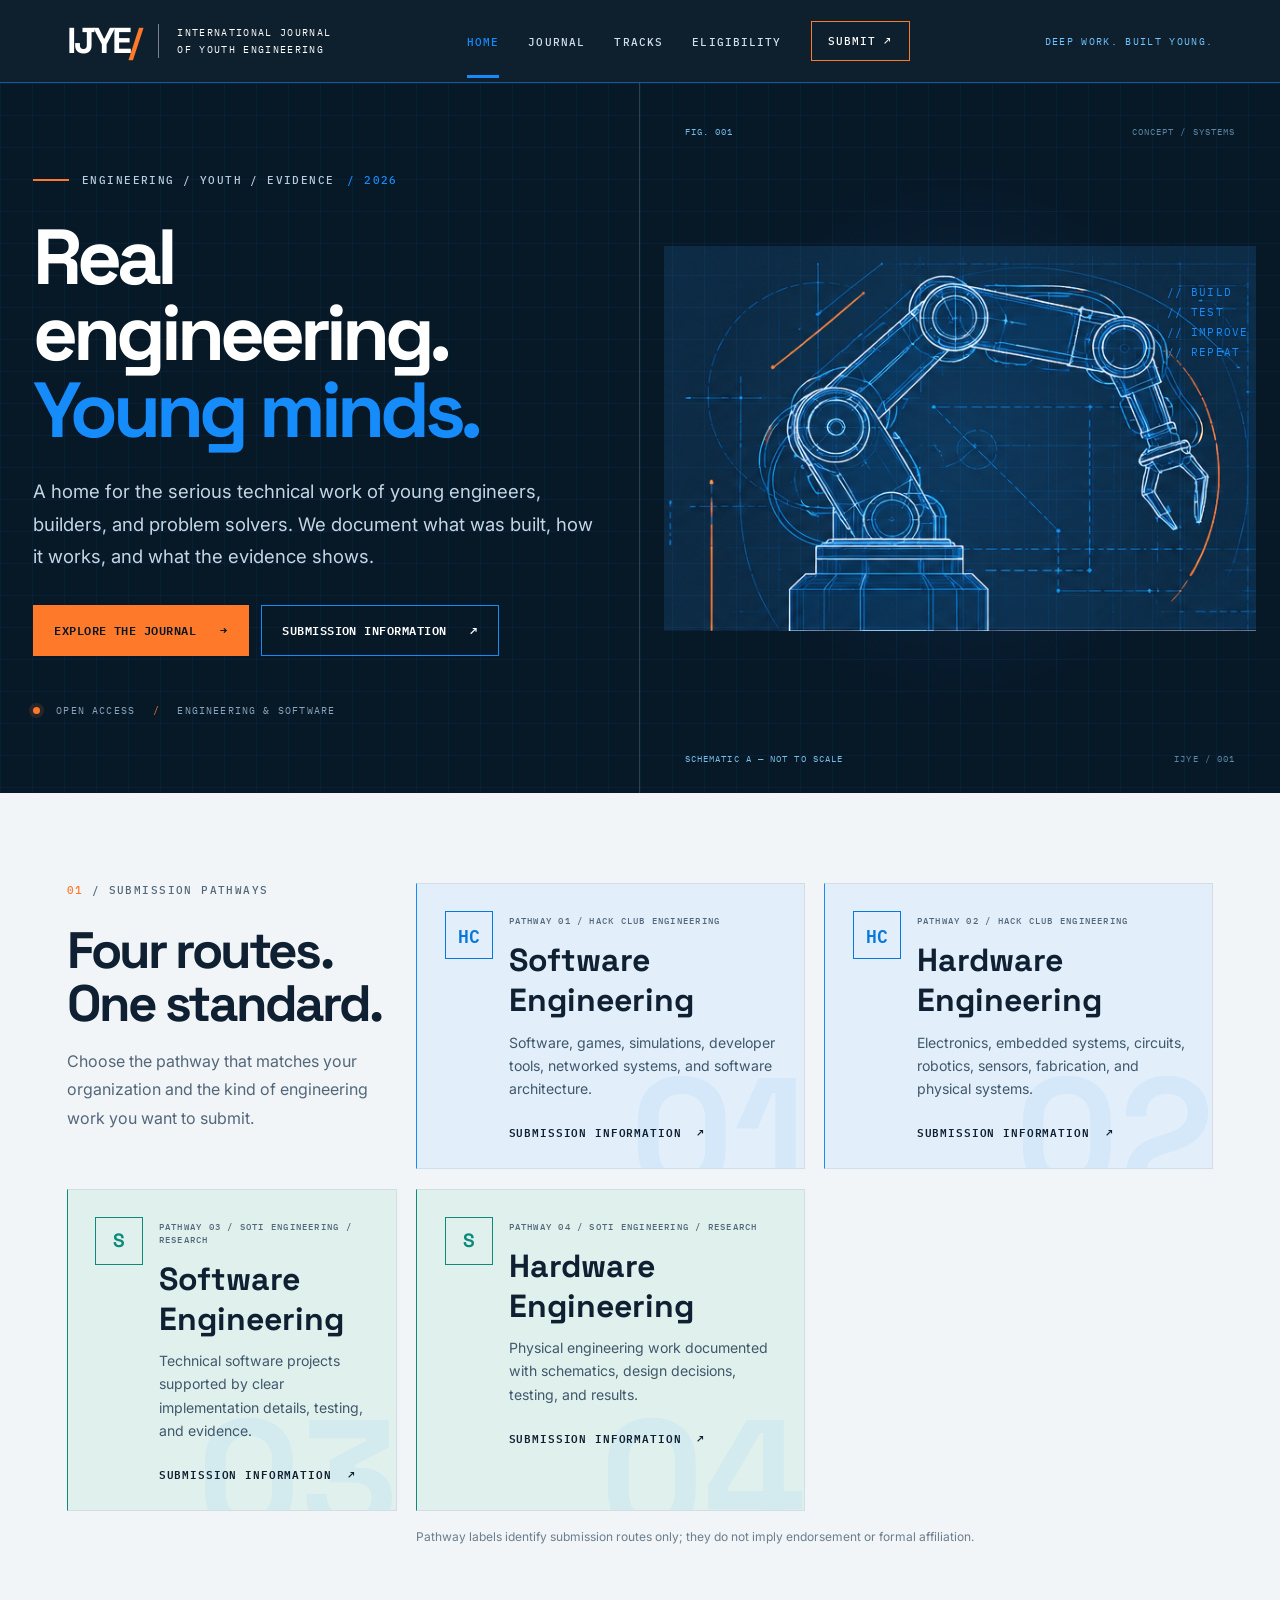
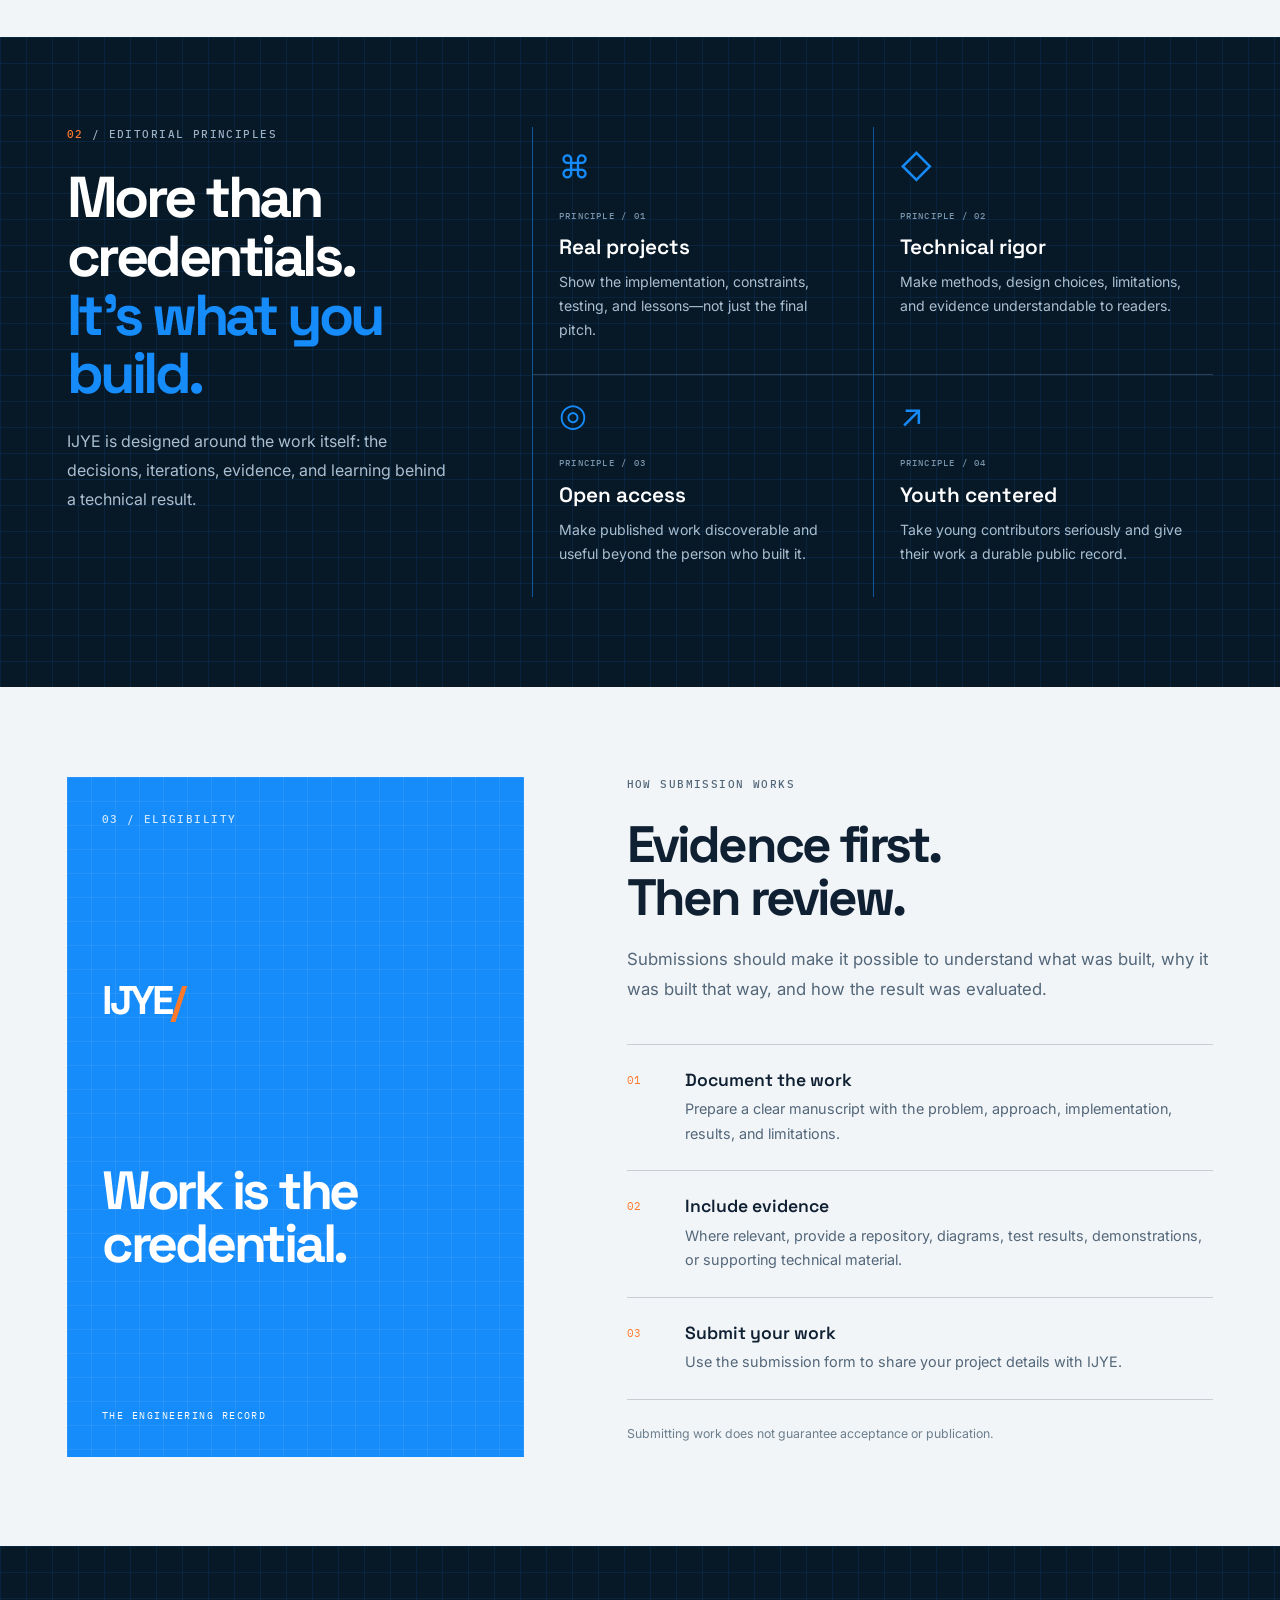
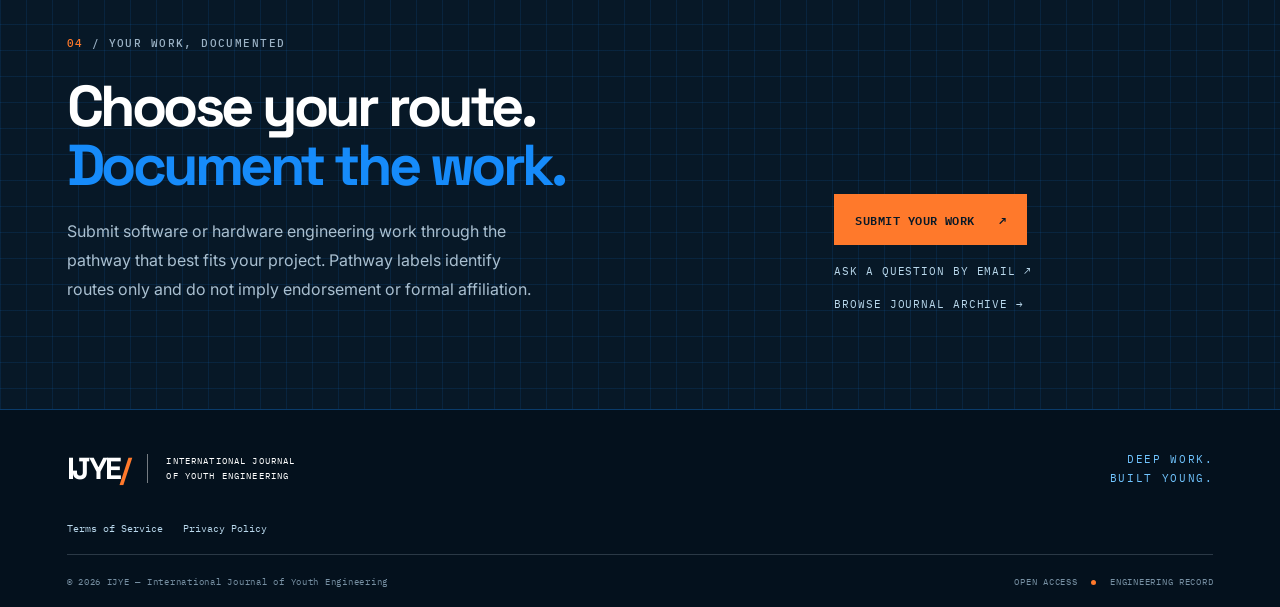
<file: index.html>
<!doctype html>
<html lang="en">
<head>
  <meta charset="utf-8">
  <meta name="viewport" content="width=device-width, initial-scale=1">
  <meta name="description" content="IJYE is an open-access journal for the engineering work of young builders, researchers, and problem solvers.">
  <meta name="theme-color" content="#071827">
  <title>IJYE — International Journal of Youth Engineering</title>
  <link rel="preconnect" href="https://fonts.googleapis.com">
  <link rel="preconnect" href="https://fonts.gstatic.com" crossorigin>
  <link href="https://fonts.googleapis.com/css2?family=IBM+Plex+Mono:wght@400;500;600&family=Inter:wght@400;500;600;700&family=Space+Grotesk:wght@400;500;600;700&display=swap" rel="stylesheet">
  <link rel="stylesheet" href="assets/styles.css">
</head>
<body>
  <a class="skip-link" href="#main">Skip to content</a>
  <header class="site-header">
    <div class="header-inner">
      <a class="brand" href="index.html" aria-label="IJYE home">
        <span class="brand-mark">IJYE<span class="brand-slash">/</span></span>
        <span class="brand-name">International Journal<br>of Youth Engineering</span>
      </a>
      <button class="menu-toggle" aria-expanded="false" aria-controls="site-nav" aria-label="Open navigation"><span></span><span></span></button>
      <nav class="site-nav" id="site-nav" aria-label="Main navigation">
        <a class="active" href="index.html">Home</a>
        <a href="Journal/index.html">Journal</a>
        <a href="#tracks">Tracks</a>
        <a href="#eligibility">Eligibility</a>
        <a class="nav-submit" href="#submit">Submit <span aria-hidden="true">↗</span></a>
      </nav>
      <div class="header-tag">DEEP WORK. BUILT YOUNG.</div>
    </div>
  </header>

  <main id="main">
    <section class="hero blueprint-grid">
      <div class="hero-copy">
        <p class="eyebrow"><span class="eyebrow-line"></span> ENGINEERING / YOUTH / EVIDENCE <span class="eyebrow-year">/ 2026</span></p>
        <h1>Real engineering.<br><span>Young minds.</span></h1>
        <p class="hero-lede">A home for the serious technical work of young engineers, builders, and problem solvers. We document what was built, how it works, and what the evidence shows.</p>
        <div class="hero-actions">
          <a class="button button-orange" href="Journal/index.html">Explore the journal <span aria-hidden="true">→</span></a>
          <a class="button button-outline" href="#submit">Submission information <span aria-hidden="true">↗</span></a>
        </div>
        <div class="hero-footnote"><span class="status-dot"></span> OPEN ACCESS <span class="footnote-divider">/</span> ENGINEERING &amp; SOFTWARE</div>
      </div>
      <div class="hero-art">
        <div class="art-meta art-meta-top">FIG. 001 <span>CONCEPT / SYSTEMS</span></div>
        <img class="robot-drawing" src="assets/ijye-robotic-claw-blueprint.png" alt="Blueprint-style illustration of a robotic arm and claw">
        <div class="art-side-note">// BUILD<br>// TEST<br>// IMPROVE<br>// REPEAT</div>
        <div class="art-meta art-meta-bottom">SCHEMATIC A — NOT TO SCALE <span>IJYE / 001</span></div>
      </div>
    </section>

    <section class="tracks-section section-pad pathways-section" id="tracks">
      <div class="section-intro">
        <p class="section-index"><span>01</span> / SUBMISSION PATHWAYS</p>
        <h2>Four routes.<br>One standard.</h2>
        <p>Choose the pathway that matches your organization and the kind of engineering work you want to submit.</p>
      </div>
      <a class="track-card pathway-card hackclub-card" href="#submit">
        <div class="track-icon code-icon">HC</div>
        <div class="track-content">
          <p class="track-kicker">PATHWAY 01 / HACK CLUB ENGINEERING</p>
          <h3>Software Engineering</h3>
          <p>Software, games, simulations, developer tools, networked systems, and software architecture.</p>
          <span class="track-link">Submission information <span aria-hidden="true">↗</span></span>
        </div><span class="track-number">01</span>
      </a>
      <a class="track-card pathway-card hackclub-card" href="#submit">
        <div class="track-icon code-icon">HC</div>
        <div class="track-content">
          <p class="track-kicker">PATHWAY 02 / HACK CLUB ENGINEERING</p>
          <h3>Hardware Engineering</h3>
          <p>Electronics, embedded systems, circuits, robotics, sensors, fabrication, and physical systems.</p>
          <span class="track-link">Submission information <span aria-hidden="true">↗</span></span>
        </div><span class="track-number">02</span>
      </a>
      <a class="track-card pathway-card soti-card" href="#submit">
        <div class="track-icon soti-icon">S</div>
        <div class="track-content">
          <p class="track-kicker">PATHWAY 03 / SOTI ENGINEERING / RESEARCH</p>
          <h3>Software Engineering</h3>
          <p>Technical software projects supported by clear implementation details, testing, and evidence.</p>
          <span class="track-link">Submission information <span aria-hidden="true">↗</span></span>
        </div><span class="track-number">03</span>
      </a>
      <a class="track-card pathway-card soti-card" href="#submit">
        <div class="track-icon soti-icon">S</div>
        <div class="track-content">
          <p class="track-kicker">PATHWAY 04 / SOTI ENGINEERING / RESEARCH</p>
          <h3>Hardware Engineering</h3>
          <p>Physical engineering work documented with schematics, design decisions, testing, and results.</p>
          <span class="track-link">Submission information <span aria-hidden="true">↗</span></span>
        </div><span class="track-number">04</span>
      </a>
      <p class="pathway-disclaimer">Pathway labels identify submission routes only; they do not imply endorsement or formal affiliation.</p>
    </section>

    <section class="focus-section blueprint-grid-dark">
      <div class="focus-heading">
        <p class="section-index light-index"><span>02</span> / EDITORIAL PRINCIPLES</p>
        <h2>More than credentials.<br><span>It's what you build.</span></h2>
        <p>IJYE is designed around the work itself: the decisions, iterations, evidence, and learning behind a technical result.</p>
      </div>
      <div class="principles">
        <article class="principle">
          <div class="principle-icon">⌘</div><p class="principle-num">PRINCIPLE / 01</p><h3>Real projects</h3><p>Show the implementation, constraints, testing, and lessons—not just the final pitch.</p>
        </article>
        <article class="principle">
          <div class="principle-icon">◇</div><p class="principle-num">PRINCIPLE / 02</p><h3>Technical rigor</h3><p>Make methods, design choices, limitations, and evidence understandable to readers.</p>
        </article>
        <article class="principle">
          <div class="principle-icon">◎</div><p class="principle-num">PRINCIPLE / 03</p><h3>Open access</h3><p>Make published work discoverable and useful beyond the person who built it.</p>
        </article>
        <article class="principle">
          <div class="principle-icon">↗</div><p class="principle-num">PRINCIPLE / 04</p><h3>Youth centered</h3><p>Take young contributors seriously and give their work a durable public record.</p>
        </article>
      </div>
    </section>

    <section class="eligibility-section section-pad" id="eligibility">
      <div class="eligibility-stamp">
        <p class="section-index">03 / ELIGIBILITY</p>
        <div class="stamp-mark">IJYE<span>/</span></div>
        <h2>Work is the<br>credential.</h2>
        <p>THE ENGINEERING RECORD</p>
      </div>
      <div class="eligibility-copy">
        <p class="section-index">HOW SUBMISSION WORKS</p>
        <h2>Evidence first.<br>Then review.</h2>
        <p class="eligibility-lede">Submissions should make it possible to understand what was built, why it was built that way, and how the result was evaluated.</p>
        <ol class="steps">
          <li><span class="step-num">01</span><div><h3>Document the work</h3><p>Prepare a clear manuscript with the problem, approach, implementation, results, and limitations.</p></div></li>
          <li><span class="step-num">02</span><div><h3>Include evidence</h3><p>Where relevant, provide a repository, diagrams, test results, demonstrations, or supporting technical material.</p></div></li>
          <li><span class="step-num">03</span><div><h3>Submit your work</h3><p>Use the submission form to share your project details with IJYE.</p></div></li>
        </ol>
        <p class="small-note">Submitting work does not guarantee acceptance or publication.</p>
      </div>
    </section>

    <section class="submit-section blueprint-grid-dark" id="submit">
      <div>
        <p class="section-index light-index"><span>04</span> / YOUR WORK, DOCUMENTED</p>
        <h2>Choose your route.<br><span>Document the work.</span></h2>
        <p>Submit software or hardware engineering work through the pathway that best fits your project. Pathway labels identify routes only and do not imply endorsement or formal affiliation.</p>
      </div>
      <div class="submit-actions">
        <a class="button button-orange" href="Submit/index.html">Submit your work <span aria-hidden="true">↗</span></a>
        <a class="text-link-light" href="mailto:submissions@ijye.sotinstitute.org?subject=IJYE%20submission%20inquiry">Ask a question by email <span aria-hidden="true">↗</span></a>
        <a class="text-link-light" href="Journal/index.html">Browse journal archive <span aria-hidden="true">→</span></a>
      </div>
    </section>
  </main>

  <footer class="site-footer">
    <div class="footer-main">
      <a class="brand footer-brand" href="index.html"><span class="brand-mark">IJYE<span class="brand-slash">/</span></span><span class="brand-name">International Journal<br>of Youth Engineering</span></a>
      <p class="footer-motto">DEEP WORK.<br>BUILT YOUNG.</p>
    </div>
    <nav class="footer-policy-links" aria-label="Policies"><a href="terms.html">Terms of Service</a><a href="privacy.html">Privacy Policy</a></nav>
    <div class="footer-bottom"><span>© 2026 IJYE — International Journal of Youth Engineering</span><span>OPEN ACCESS <i></i> ENGINEERING RECORD</span></div>
  </footer>
  <script src="assets/app.js"></script>
</body>
</html>
</file>
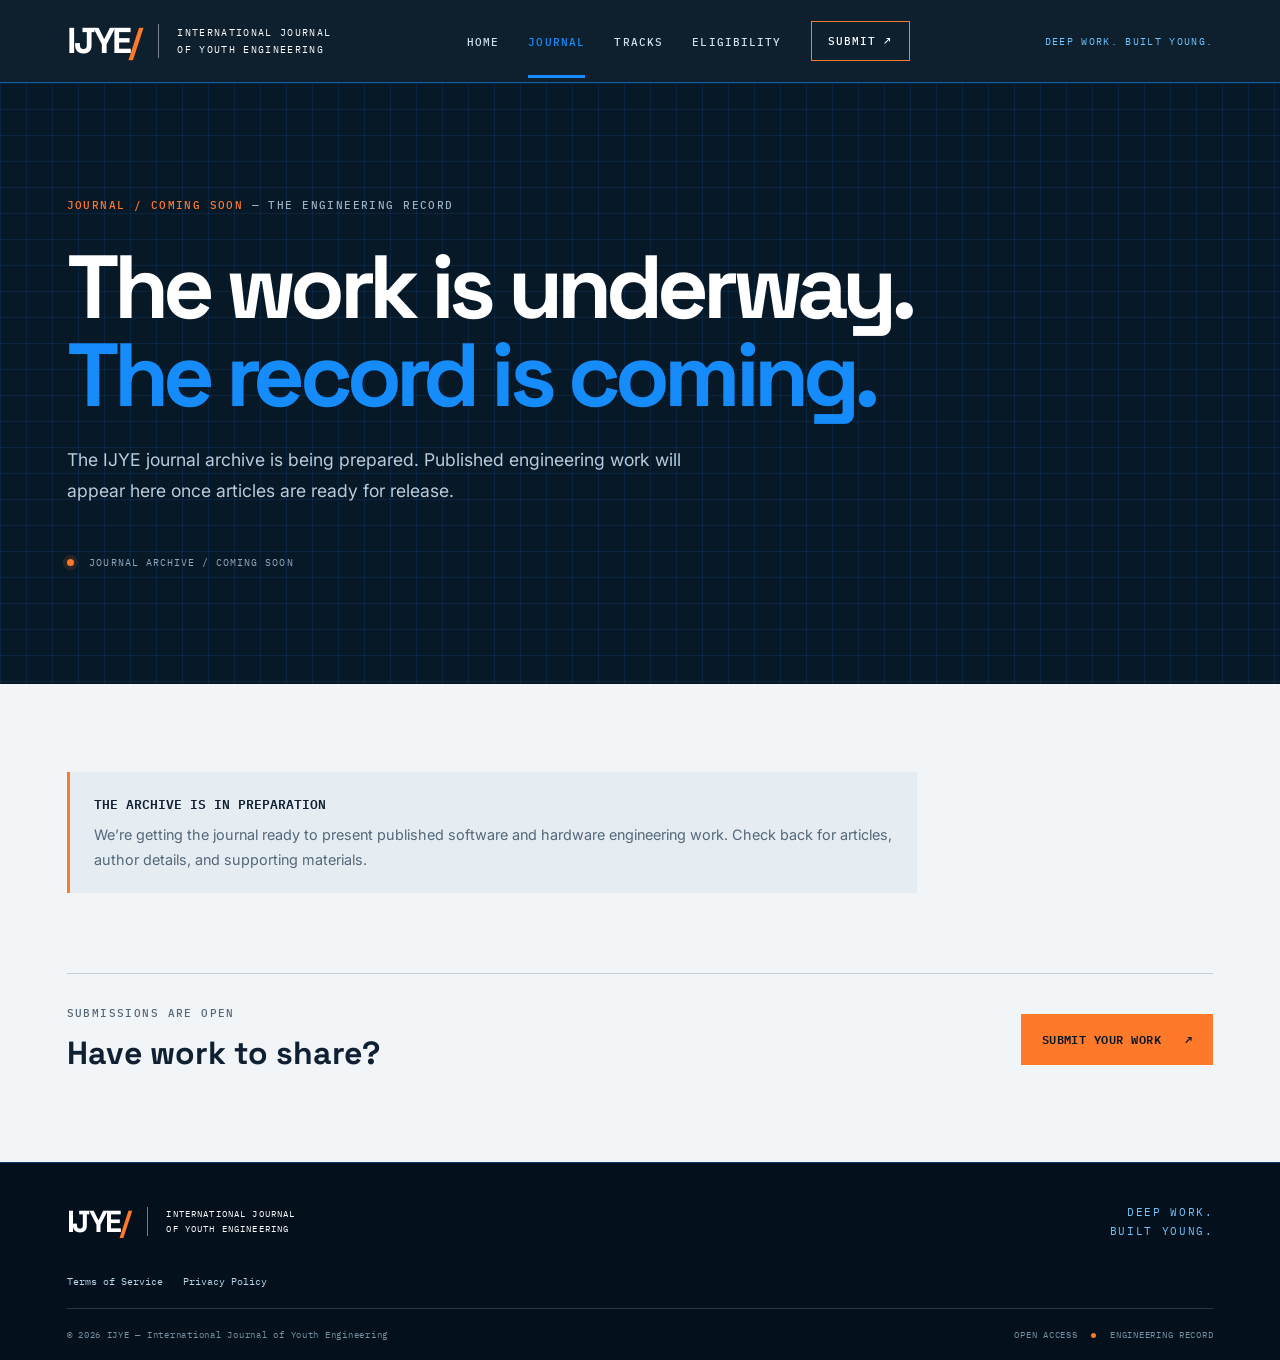
<file: Journal/index.html>
<!doctype html>
<html lang="en">
<head>
  <meta charset="utf-8">
  <meta name="viewport" content="width=device-width, initial-scale=1">
  <meta name="description" content="The IJYE journal archive is coming soon.">
  <meta name="theme-color" content="#071827">
  <title>Journal Coming Soon — IJYE</title>
  <link rel="preconnect" href="https://fonts.googleapis.com">
  <link rel="preconnect" href="https://fonts.gstatic.com" crossorigin>
  <link href="https://fonts.googleapis.com/css2?family=IBM+Plex+Mono:wght@400;500;600&family=Inter:wght@400;500;600;700&family=Space+Grotesk:wght@400;500;600;700&display=swap" rel="stylesheet">
  <link rel="stylesheet" href="../assets/styles.css">
</head>
<body>
  <a class="skip-link" href="#main">Skip to content</a>
  <header class="site-header">
    <div class="header-inner">
      <a class="brand" href="../index.html" aria-label="IJYE home"><span class="brand-mark">IJYE<span class="brand-slash">/</span></span><span class="brand-name">International Journal<br>of Youth Engineering</span></a>
      <button class="menu-toggle" aria-expanded="false" aria-controls="site-nav" aria-label="Open navigation"><span></span><span></span></button>
      <nav class="site-nav" id="site-nav" aria-label="Main navigation">
        <a href="../index.html">Home</a><a class="active" href="index.html">Journal</a><a href="../index.html#tracks">Tracks</a><a href="../index.html#eligibility">Eligibility</a><a class="nav-submit" href="../index.html#submit">Submit <span aria-hidden="true">↗</span></a>
      </nav><div class="header-tag">DEEP WORK. BUILT YOUNG.</div>
    </div>
  </header>
  <main id="main">
    <section class="archive-hero blueprint-grid-dark">
      <p class="section-index light-index"><span>JOURNAL / COMING SOON</span> — THE ENGINEERING RECORD</p>
      <h1>The work is underway.<br><span>The record is coming.</span></h1>
      <p>The IJYE journal archive is being prepared. Published engineering work will appear here once articles are ready for release.</p>
      <div class="archive-status"><span class="status-dot"></span> JOURNAL ARCHIVE / COMING SOON</div>
    </section>
    <section class="archive-content section-pad" aria-labelledby="journal-status">
      <div class="archive-notice">
        <strong id="journal-status">The archive is in preparation</strong>
        <p>We’re getting the journal ready to present published software and hardware engineering work. Check back for articles, author details, and supporting materials.</p>
      </div>
      <div class="archive-bottom-cta">
        <div><p class="section-index">SUBMISSIONS ARE OPEN</p><h2>Have work to share?</h2></div>
        <a class="button button-orange" href="../Submit/index.html">Submit your work <span aria-hidden="true">↗</span></a>
      </div>
    </section>
  </main>
  <footer class="site-footer">
    <div class="footer-main"><a class="brand footer-brand" href="../index.html"><span class="brand-mark">IJYE<span class="brand-slash">/</span></span><span class="brand-name">International Journal<br>of Youth Engineering</span></a><p class="footer-motto">DEEP WORK.<br>BUILT YOUNG.</p></div>
    <nav class="footer-policy-links" aria-label="Policies"><a href="../terms.html">Terms of Service</a><a href="../privacy.html">Privacy Policy</a></nav>
    <div class="footer-bottom"><span>© 2026 IJYE — International Journal of Youth Engineering</span><span>OPEN ACCESS <i></i> ENGINEERING RECORD</span></div>
  </footer>
  <script src="../assets/app.js"></script>
</body>
</html>
</file>
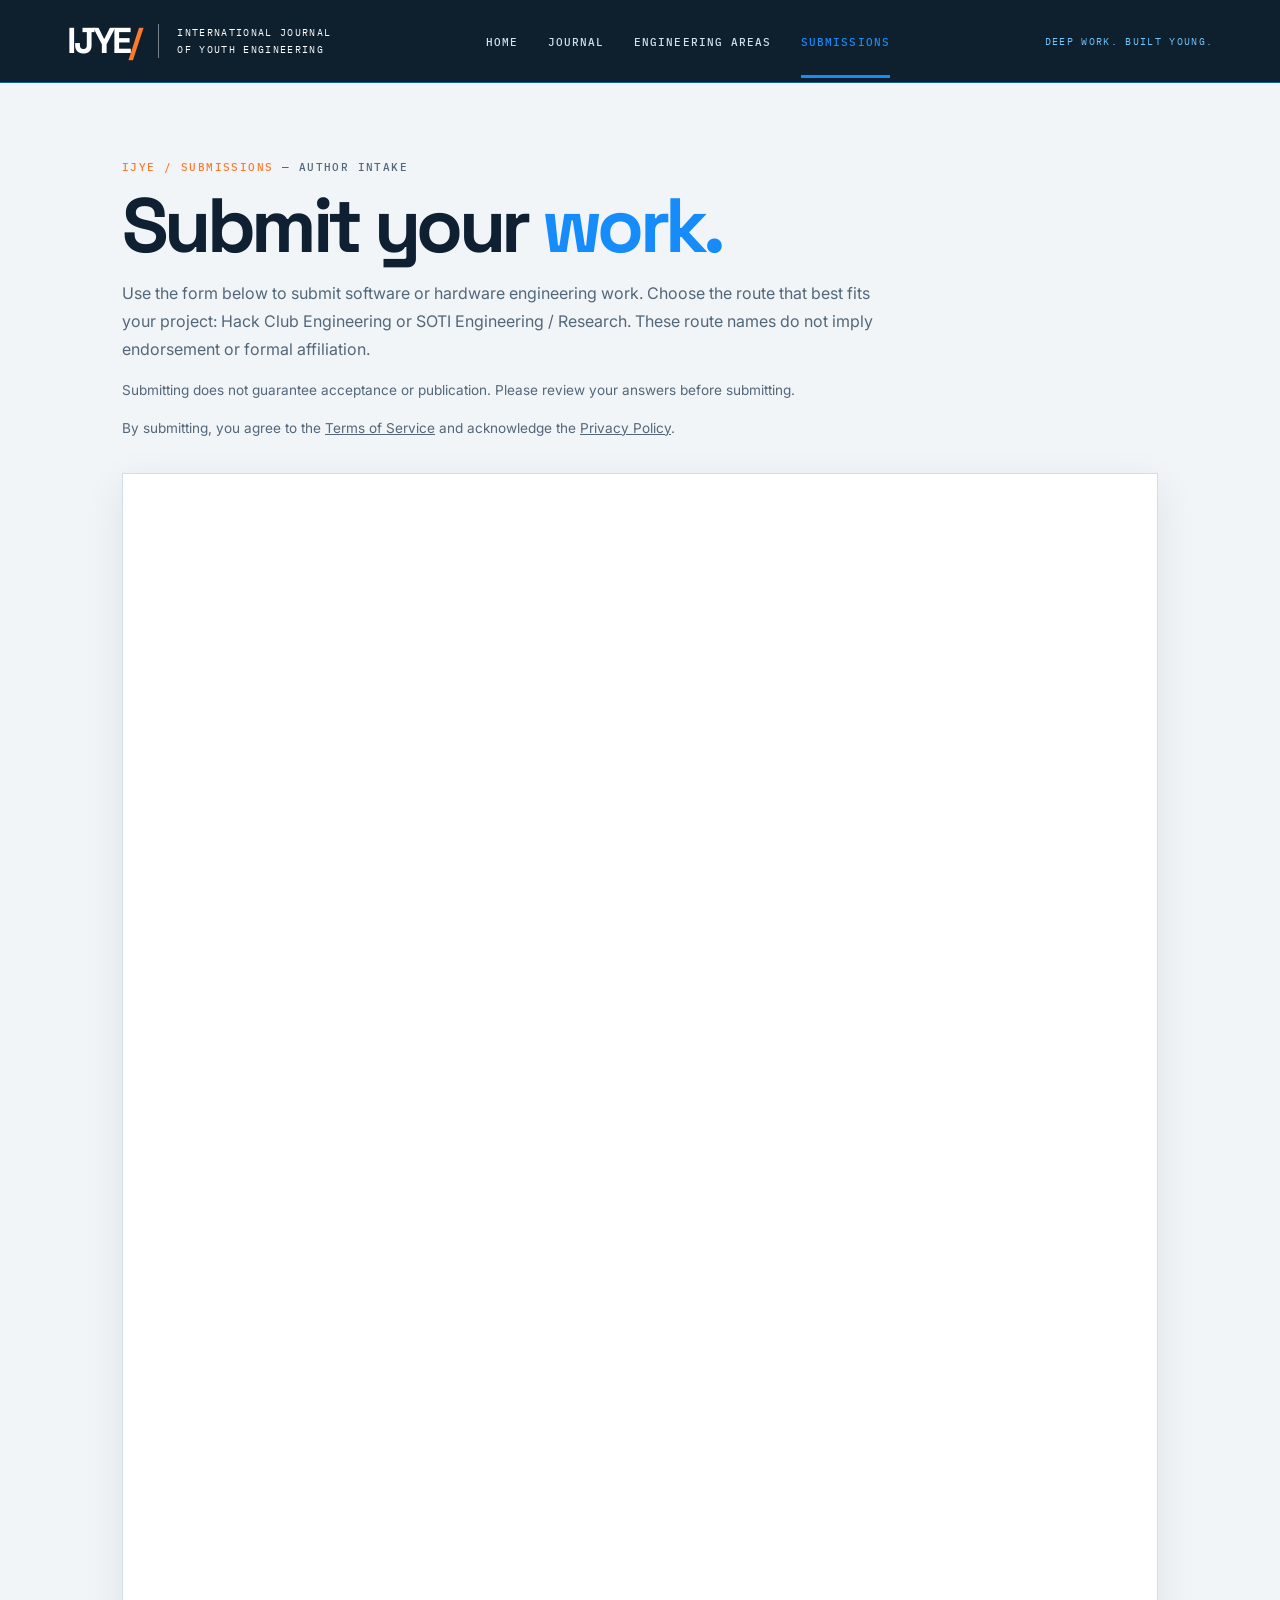
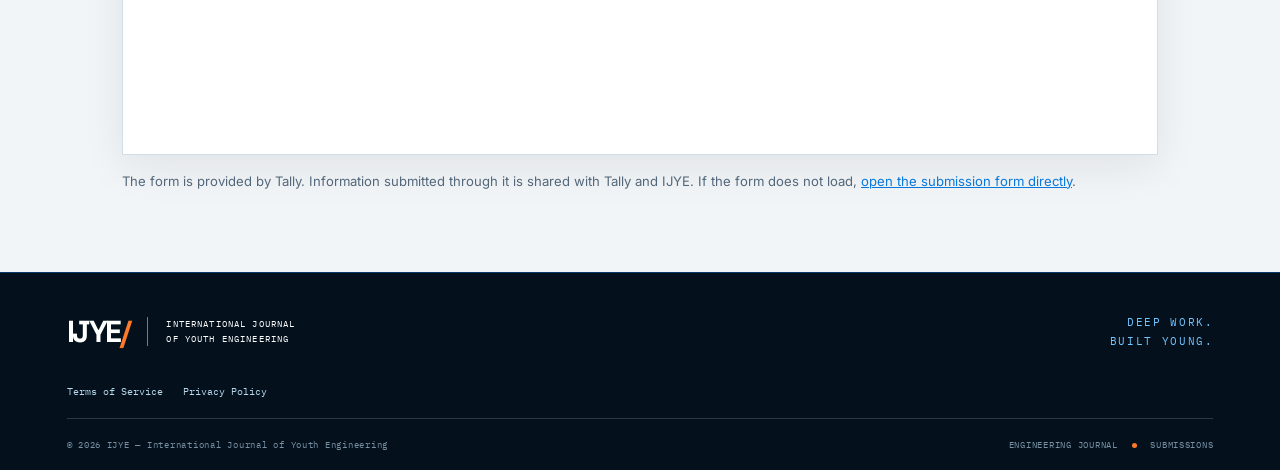
<file: Submit/index.html>
<!doctype html>
<html lang="en">
<head>
  <meta charset="utf-8">
  <meta name="viewport" content="width=device-width, initial-scale=1">
  <meta name="description" content="Submit software and hardware engineering work to the International Journal of Youth Engineering.">
  <meta name="theme-color" content="#071827">
  <title>Submit Your Work — IJYE</title>
  <link rel="preconnect" href="https://fonts.googleapis.com">
  <link rel="preconnect" href="https://fonts.gstatic.com" crossorigin>
  <link href="https://fonts.googleapis.com/css2?family=IBM+Plex+Mono:wght@400;500;600&family=Inter:wght@400;500;600;700&family=Space+Grotesk:wght@400;500;600;700&display=swap" rel="stylesheet">
  <link rel="stylesheet" href="../assets/styles.css">
</head>
<body>
  <a class="skip-link" href="#main">Skip to submission form</a>
  <header class="site-header">
    <div class="header-inner">
      <a class="brand" href="../index.html" aria-label="IJYE home"><span class="brand-mark">IJYE<span class="brand-slash">/</span></span><span class="brand-name">International Journal<br>of Youth Engineering</span></a>
      <button class="menu-toggle" aria-expanded="false" aria-controls="site-nav" aria-label="Open navigation"><span></span><span></span></button>
      <nav class="site-nav" id="site-nav" aria-label="Main navigation">
        <a href="../index.html">Home</a><a href="../Journal/index.html">Journal</a><a href="../index.html#tracks">Engineering areas</a><a class="active" href="index.html">Submissions</a>
      </nav>
      <div class="header-tag">DEEP WORK. BUILT YOUNG.</div>
    </div>
  </header>
  <main id="main" class="submission-page">
    <div class="submission-intro">
      <p class="section-index"><span>IJYE / SUBMISSIONS</span> — AUTHOR INTAKE</p>
      <h1>Submit your <span>work.</span></h1>
      <p>Use the form below to submit software or hardware engineering work. Choose the route that best fits your project: Hack Club Engineering or SOTI Engineering / Research. These route names do not imply endorsement or formal affiliation.</p>
      <p class="submission-disclaimer">Submitting does not guarantee acceptance or publication. Please review your answers before submitting.</p>
      <p class="submission-disclaimer">By submitting, you agree to the <a href="../terms.html">Terms of Service</a> and acknowledge the <a href="../privacy.html">Privacy Policy</a>.</p>
    </div>
    <section class="form-shell" aria-label="IJYE submission form">
      <iframe data-tally-src="https://tally.so/embed/5XXYKQ?alignLeft=1&transparentBackground=1&dynamicHeight=1" loading="lazy" title="IJYE Submission Form"></iframe>
    </section>
    <p class="form-footnote">The form is provided by Tally. Information submitted through it is shared with Tally and IJYE. If the form does not load, <a href="https://tally.so/r/5XXYKQ" target="_blank" rel="noopener noreferrer">open the submission form directly</a>.</p>
  </main>
  <footer class="site-footer">
    <div class="footer-main"><a class="brand footer-brand" href="../index.html"><span class="brand-mark">IJYE<span class="brand-slash">/</span></span><span class="brand-name">International Journal<br>of Youth Engineering</span></a><p class="footer-motto">DEEP WORK.<br>BUILT YOUNG.</p></div>
    <nav class="footer-policy-links" aria-label="Policies"><a href="../terms.html">Terms of Service</a><a href="../privacy.html">Privacy Policy</a></nav>
    <div class="footer-bottom"><span>© 2026 IJYE — International Journal of Youth Engineering</span><span>ENGINEERING JOURNAL <i></i> SUBMISSIONS</span></div>
  </footer>
  <script src="../assets/app.js"></script>
  <script>
    (function () {
      var doc = document;
      var scriptUrl = "https://tally.so/widgets/embed.js";
      var loadEmbeds = function () {
        if (typeof Tally !== "undefined") {
          Tally.loadEmbeds();
        } else {
          doc.querySelectorAll("iframe[data-tally-src]:not([src])").forEach(function (frame) {
            frame.src = frame.dataset.tallySrc;
          });
        }
      };
      if (typeof Tally !== "undefined") {
        loadEmbeds();
      } else {
        var script = doc.createElement("script");
        script.src = scriptUrl;
        script.onload = loadEmbeds;
        script.onerror = loadEmbeds;
        doc.body.appendChild(script);
      }
    })();
  </script>
</body>
</html>
</file>
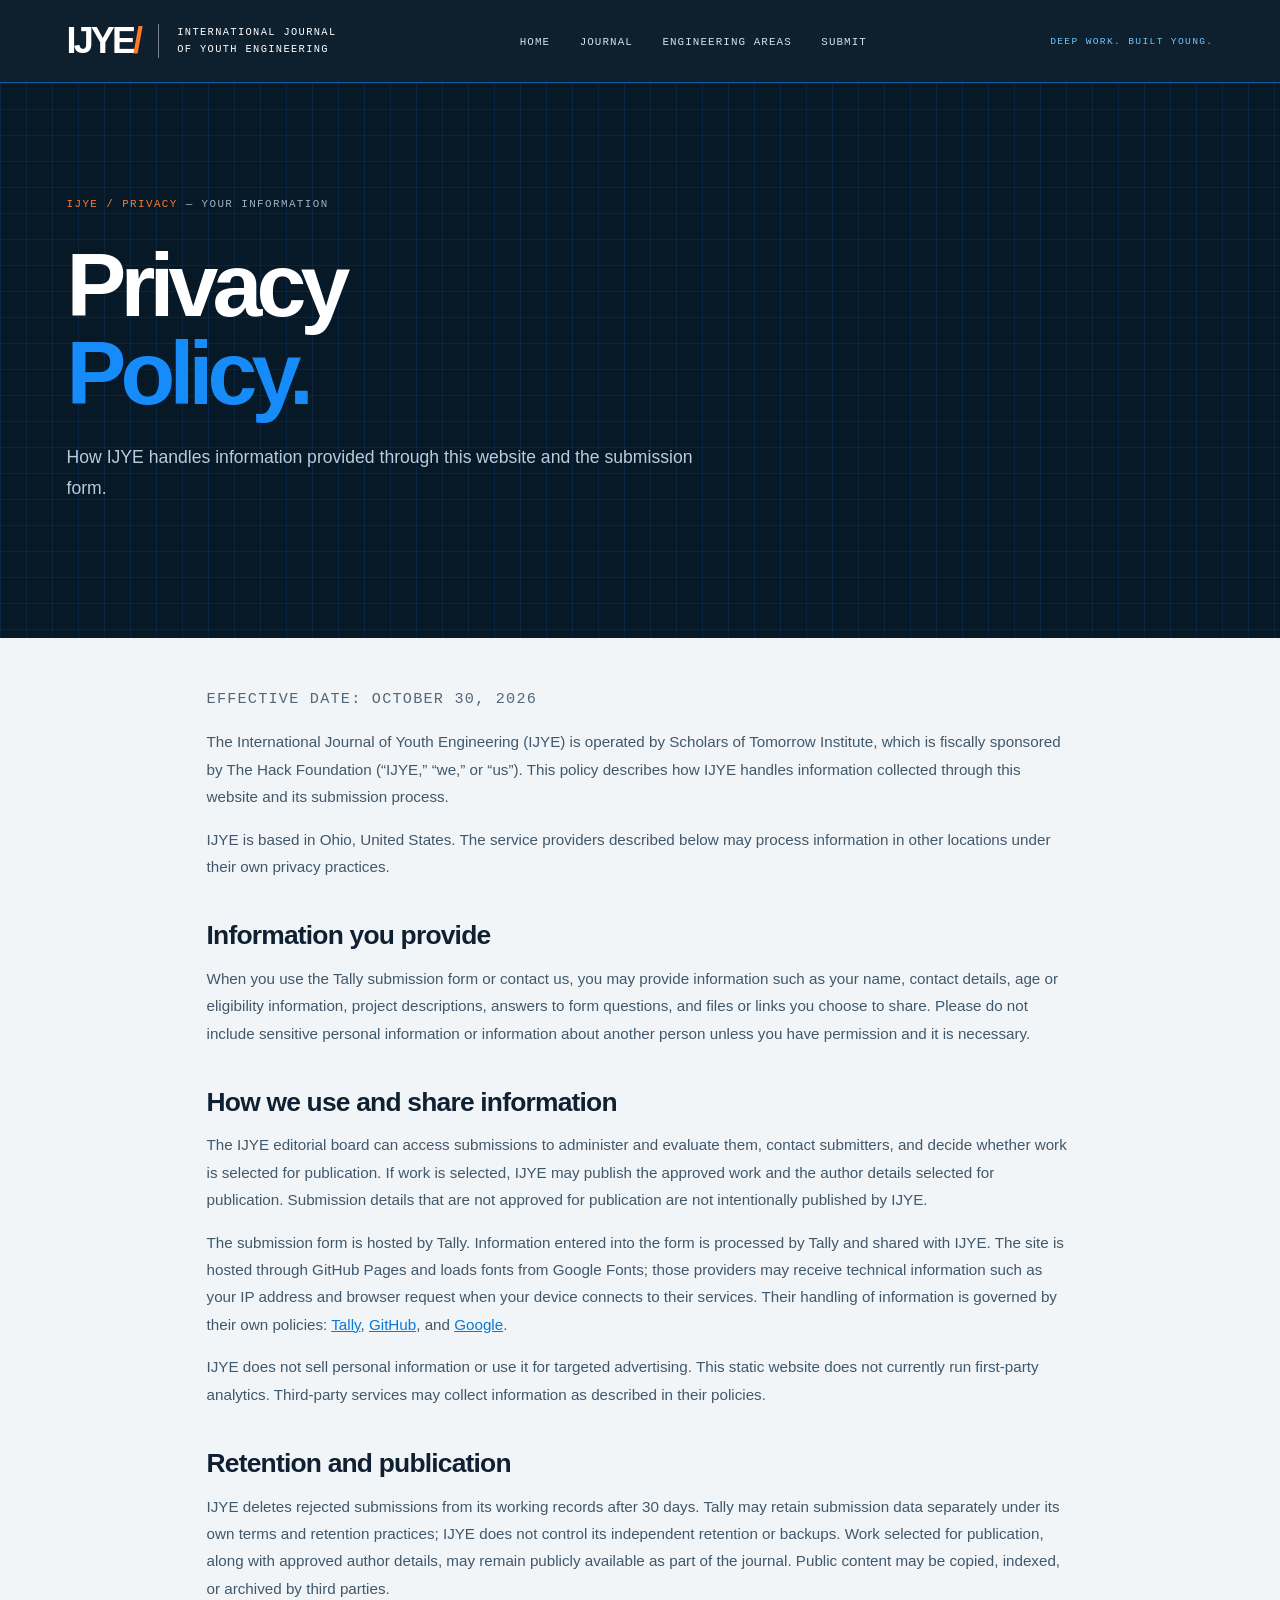
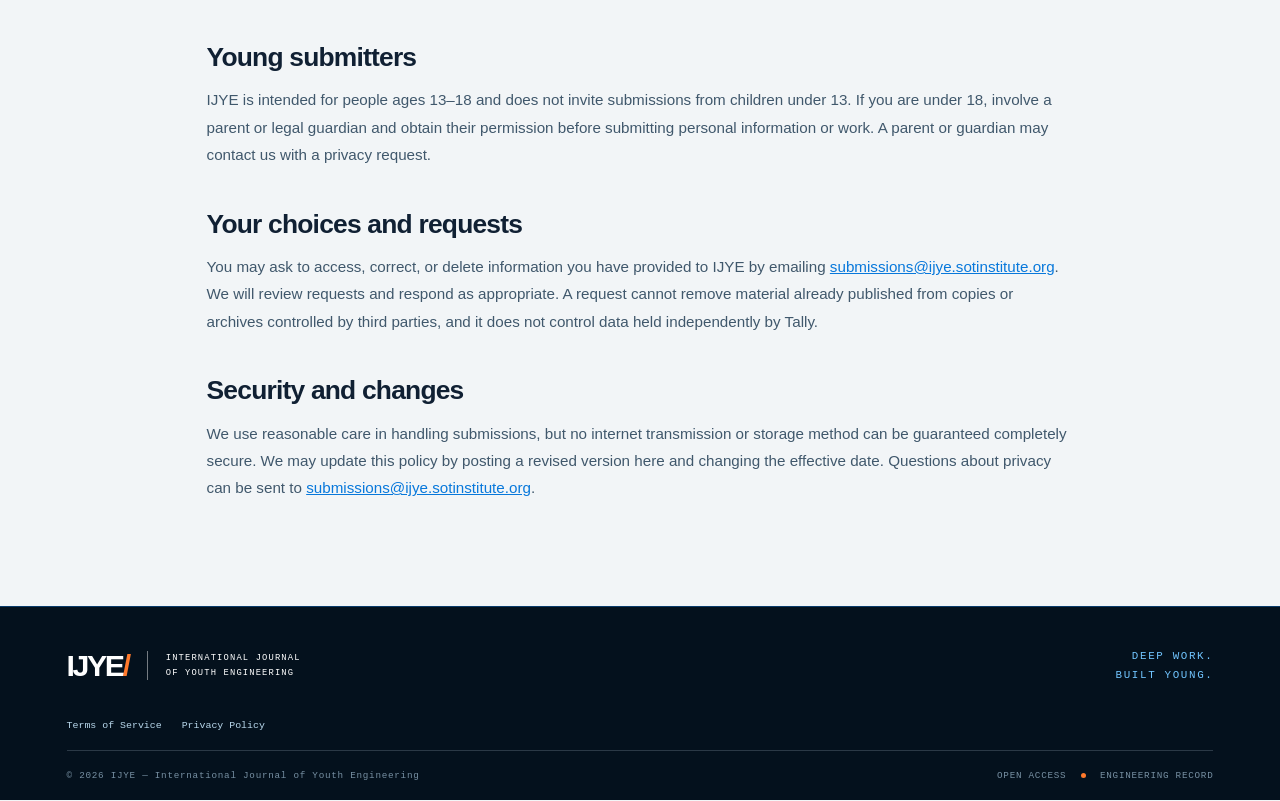
<file: privacy.html>
<!doctype html>
<html lang="en">
<head>
  <meta charset="utf-8">
  <meta name="viewport" content="width=device-width, initial-scale=1">
  <meta name="description" content="Learn how IJYE handles information submitted through its website and submission form.">
  <meta name="theme-color" content="#071827">
  <title>Privacy Policy — IJYE</title>
  <link rel="preconnect" href="https://fonts.googleapis.com">
  <link rel="preconnect" href="https://fonts.gstatic.com" crossorigin>
  <link rel="stylesheet" href="assets/styles.css">
</head>
<body>
  <a class="skip-link" href="#main">Skip to content</a>
  <header class="site-header">
    <div class="header-inner">
      <a class="brand" href="index.html" aria-label="IJYE home"><span class="brand-mark">IJYE<span class="brand-slash">/</span></span><span class="brand-name">International Journal<br>of Youth Engineering</span></a>
      <button class="menu-toggle" aria-expanded="false" aria-controls="site-nav" aria-label="Open navigation"><span></span><span></span></button>
      <nav class="site-nav" id="site-nav" aria-label="Main navigation">
        <a href="index.html">Home</a><a href="Journal/index.html">Journal</a><a href="index.html#tracks">Engineering areas</a><a href="Submit/index.html">Submit</a>
      </nav>
      <div class="header-tag">DEEP WORK. BUILT YOUNG.</div>
    </div>
  </header>
  <main id="main">
    <section class="policy-hero archive-hero blueprint-grid-dark">
      <p class="section-index light-index"><span>IJYE / PRIVACY</span> — YOUR INFORMATION</p>
      <h1>Privacy<br><span>Policy.</span></h1>
      <p>How IJYE handles information provided through this website and the submission form.</p>
    </section>
    <article class="policy-content section-pad">
      <p class="policy-updated">Effective date: October 30, 2026</p>
      <p>The International Journal of Youth Engineering (IJYE) is operated by Scholars of Tomorrow Institute, which is fiscally sponsored by The Hack Foundation (“IJYE,” “we,” or “us”). This policy describes how IJYE handles information collected through this website and its submission process.</p>
      <p>IJYE is based in Ohio, United States. The service providers described below may process information in other locations under their own privacy practices.</p>

      <section>
        <h2>Information you provide</h2>
        <p>When you use the Tally submission form or contact us, you may provide information such as your name, contact details, age or eligibility information, project descriptions, answers to form questions, and files or links you choose to share. Please do not include sensitive personal information or information about another person unless you have permission and it is necessary.</p>
      </section>

      <section>
        <h2>How we use and share information</h2>
        <p>The IJYE editorial board can access submissions to administer and evaluate them, contact submitters, and decide whether work is selected for publication. If work is selected, IJYE may publish the approved work and the author details selected for publication. Submission details that are not approved for publication are not intentionally published by IJYE.</p>
        <p>The submission form is hosted by Tally. Information entered into the form is processed by Tally and shared with IJYE. The site is hosted through GitHub Pages and loads fonts from Google Fonts; those providers may receive technical information such as your IP address and browser request when your device connects to their services. Their handling of information is governed by their own policies: <a href="https://tally.so/help/privacy-policy" target="_blank" rel="noopener noreferrer">Tally</a>, <a href="https://docs.github.com/en/site-policy/privacy-policies/github-general-privacy-statement" target="_blank" rel="noopener noreferrer">GitHub</a>, and <a href="https://policies.google.com/privacy" target="_blank" rel="noopener noreferrer">Google</a>.</p>
        <p>IJYE does not sell personal information or use it for targeted advertising. This static website does not currently run first-party analytics. Third-party services may collect information as described in their policies.</p>
      </section>

      <section>
        <h2>Retention and publication</h2>
        <p>IJYE deletes rejected submissions from its working records after 30 days. Tally may retain submission data separately under its own terms and retention practices; IJYE does not control its independent retention or backups. Work selected for publication, along with approved author details, may remain publicly available as part of the journal. Public content may be copied, indexed, or archived by third parties.</p>
      </section>

      <section>
        <h2>Young submitters</h2>
        <p>IJYE is intended for people ages 13–18 and does not invite submissions from children under 13. If you are under 18, involve a parent or legal guardian and obtain their permission before submitting personal information or work. A parent or guardian may contact us with a privacy request.</p>
      </section>

      <section>
        <h2>Your choices and requests</h2>
        <p>You may ask to access, correct, or delete information you have provided to IJYE by emailing <a href="mailto:submissions@ijye.sotinstitute.org">submissions@ijye.sotinstitute.org</a>. We will review requests and respond as appropriate. A request cannot remove material already published from copies or archives controlled by third parties, and it does not control data held independently by Tally.</p>
      </section>

      <section>
        <h2>Security and changes</h2>
        <p>We use reasonable care in handling submissions, but no internet transmission or storage method can be guaranteed completely secure. We may update this policy by posting a revised version here and changing the effective date. Questions about privacy can be sent to <a href="mailto:submissions@ijye.sotinstitute.org">submissions@ijye.sotinstitute.org</a>.</p>
      </section>
    </article>
  </main>
  <footer class="site-footer">
    <div class="footer-main"><a class="brand footer-brand" href="index.html"><span class="brand-mark">IJYE<span class="brand-slash">/</span></span><span class="brand-name">International Journal<br>of Youth Engineering</span></a><p class="footer-motto">DEEP WORK.<br>BUILT YOUNG.</p></div>
    <nav class="footer-policy-links" aria-label="Policies"><a href="terms.html">Terms of Service</a><a href="privacy.html" aria-current="page">Privacy Policy</a></nav>
    <div class="footer-bottom"><span>© 2026 IJYE — International Journal of Youth Engineering</span><span>OPEN ACCESS <i></i> ENGINEERING RECORD</span></div>
  </footer>
  <script src="assets/app.js"></script>
</body>
</html>
</file>
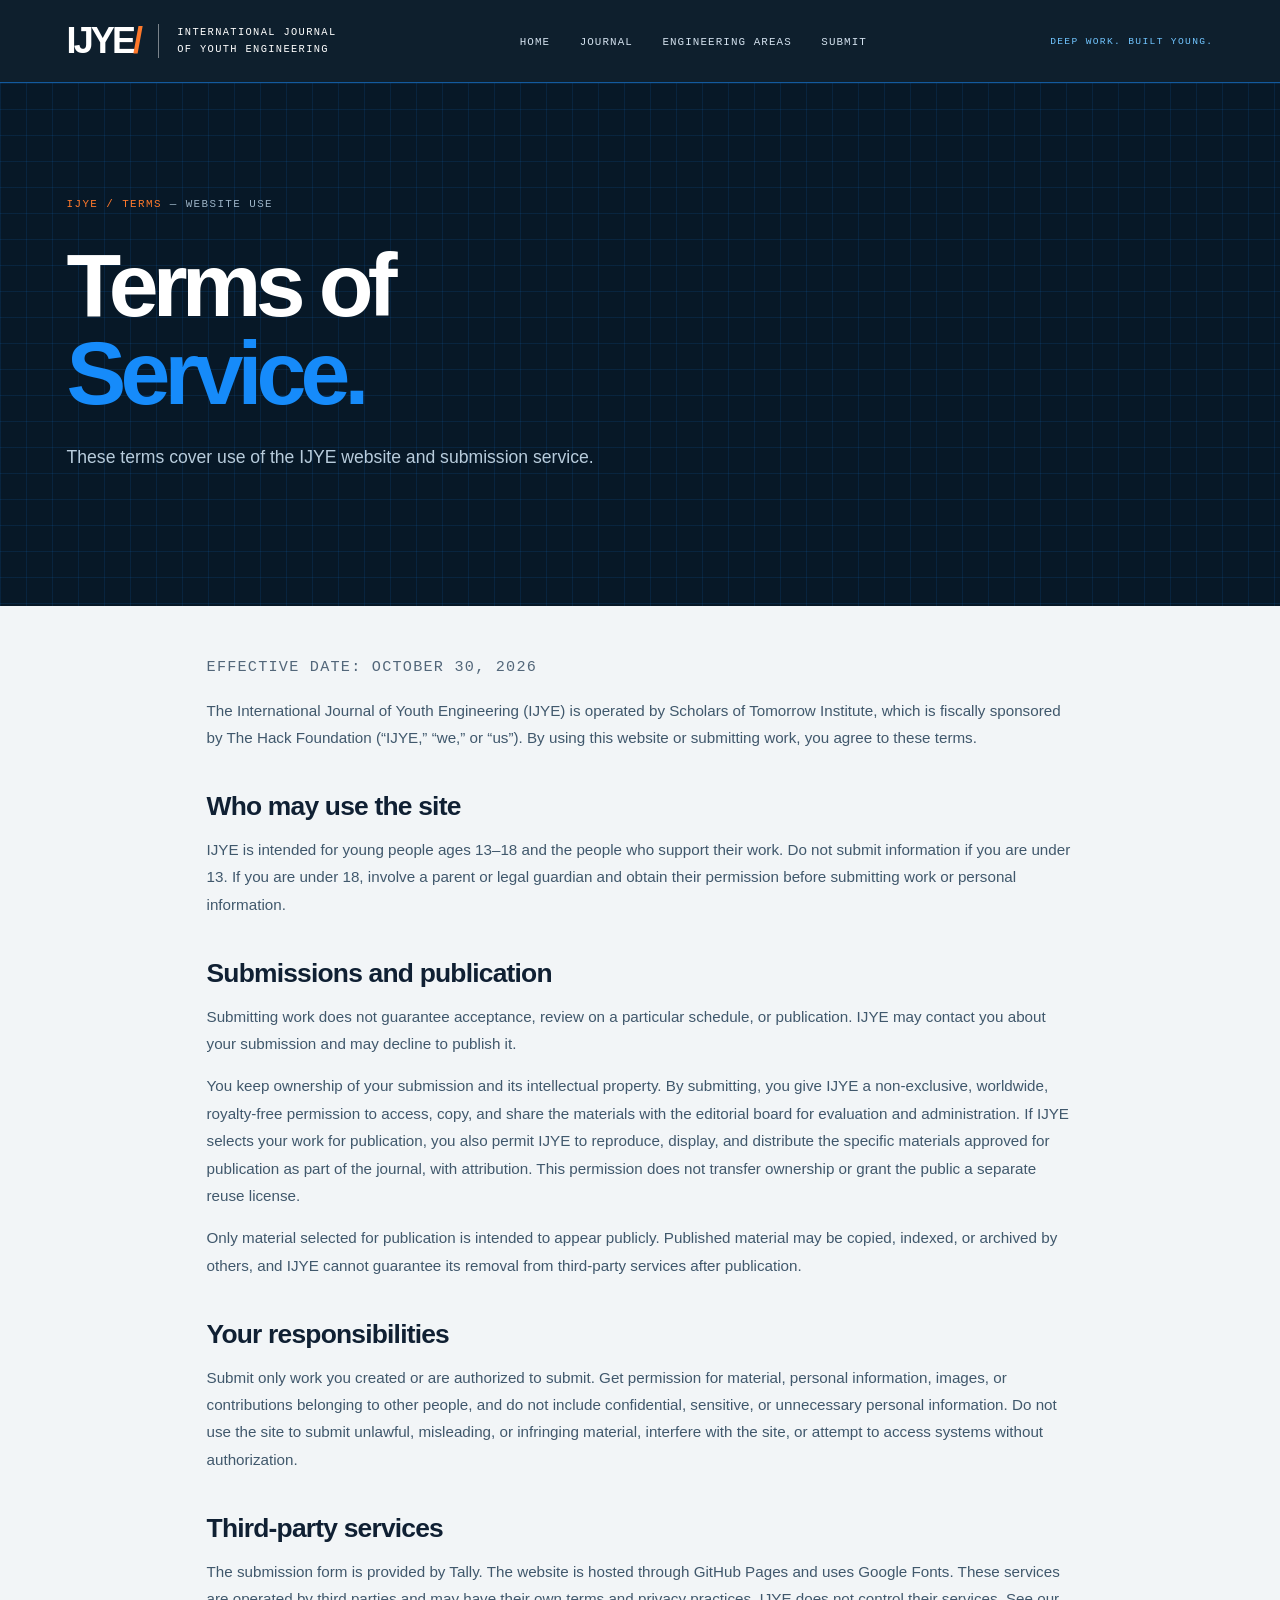
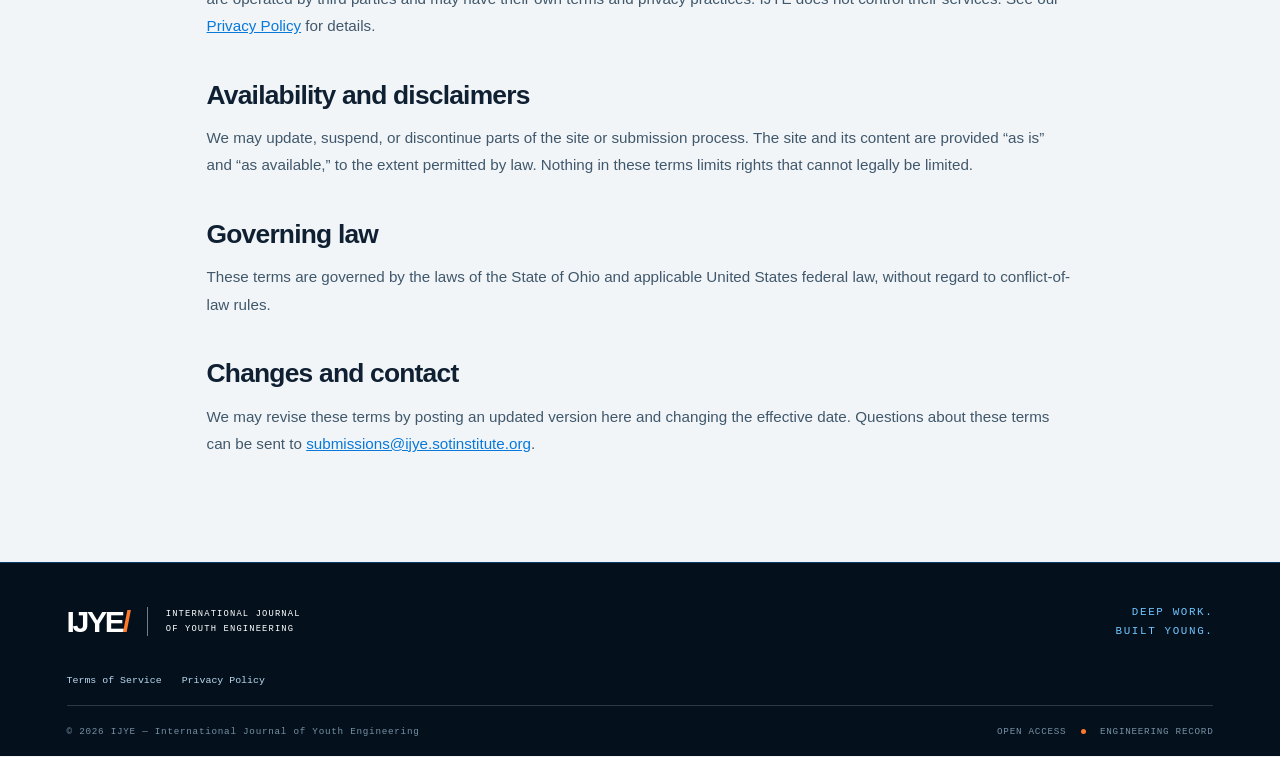
<file: terms.html>
<!doctype html>
<html lang="en">
<head>
  <meta charset="utf-8">
  <meta name="viewport" content="width=device-width, initial-scale=1">
  <meta name="description" content="Terms for using the International Journal of Youth Engineering website and submission form.">
  <meta name="theme-color" content="#071827">
  <title>Terms of Service — IJYE</title>
  <link rel="preconnect" href="https://fonts.googleapis.com">
  <link rel="preconnect" href="https://fonts.gstatic.com" crossorigin>
  <link rel="stylesheet" href="assets/styles.css">
</head>
<body>
  <a class="skip-link" href="#main">Skip to content</a>
  <header class="site-header">
    <div class="header-inner">
      <a class="brand" href="index.html" aria-label="IJYE home"><span class="brand-mark">IJYE<span class="brand-slash">/</span></span><span class="brand-name">International Journal<br>of Youth Engineering</span></a>
      <button class="menu-toggle" aria-expanded="false" aria-controls="site-nav" aria-label="Open navigation"><span></span><span></span></button>
      <nav class="site-nav" id="site-nav" aria-label="Main navigation">
        <a href="index.html">Home</a><a href="Journal/index.html">Journal</a><a href="index.html#tracks">Engineering areas</a><a href="Submit/index.html">Submit</a>
      </nav>
      <div class="header-tag">DEEP WORK. BUILT YOUNG.</div>
    </div>
  </header>
  <main id="main">
    <section class="policy-hero archive-hero blueprint-grid-dark">
      <p class="section-index light-index"><span>IJYE / TERMS</span> — WEBSITE USE</p>
      <h1>Terms of<br><span>Service.</span></h1>
      <p>These terms cover use of the IJYE website and submission service.</p>
    </section>
    <article class="policy-content section-pad">
      <p class="policy-updated">Effective date: October 30, 2026</p>
      <p>The International Journal of Youth Engineering (IJYE) is operated by Scholars of Tomorrow Institute, which is fiscally sponsored by The Hack Foundation (“IJYE,” “we,” or “us”). By using this website or submitting work, you agree to these terms.</p>

      <section>
        <h2>Who may use the site</h2>
        <p>IJYE is intended for young people ages 13–18 and the people who support their work. Do not submit information if you are under 13. If you are under 18, involve a parent or legal guardian and obtain their permission before submitting work or personal information.</p>
      </section>

      <section>
        <h2>Submissions and publication</h2>
        <p>Submitting work does not guarantee acceptance, review on a particular schedule, or publication. IJYE may contact you about your submission and may decline to publish it.</p>
        <p>You keep ownership of your submission and its intellectual property. By submitting, you give IJYE a non-exclusive, worldwide, royalty-free permission to access, copy, and share the materials with the editorial board for evaluation and administration. If IJYE selects your work for publication, you also permit IJYE to reproduce, display, and distribute the specific materials approved for publication as part of the journal, with attribution. This permission does not transfer ownership or grant the public a separate reuse license.</p>
        <p>Only material selected for publication is intended to appear publicly. Published material may be copied, indexed, or archived by others, and IJYE cannot guarantee its removal from third-party services after publication.</p>
      </section>

      <section>
        <h2>Your responsibilities</h2>
        <p>Submit only work you created or are authorized to submit. Get permission for material, personal information, images, or contributions belonging to other people, and do not include confidential, sensitive, or unnecessary personal information. Do not use the site to submit unlawful, misleading, or infringing material, interfere with the site, or attempt to access systems without authorization.</p>
      </section>

      <section>
        <h2>Third-party services</h2>
        <p>The submission form is provided by Tally. The website is hosted through GitHub Pages and uses Google Fonts. These services are operated by third parties and may have their own terms and privacy practices. IJYE does not control their services. See our <a href="privacy.html">Privacy Policy</a> for details.</p>
      </section>

      <section>
        <h2>Availability and disclaimers</h2>
        <p>We may update, suspend, or discontinue parts of the site or submission process. The site and its content are provided “as is” and “as available,” to the extent permitted by law. Nothing in these terms limits rights that cannot legally be limited.</p>
      </section>

      <section>
        <h2>Governing law</h2>
        <p>These terms are governed by the laws of the State of Ohio and applicable United States federal law, without regard to conflict-of-law rules.</p>
      </section>

      <section>
        <h2>Changes and contact</h2>
        <p>We may revise these terms by posting an updated version here and changing the effective date. Questions about these terms can be sent to <a href="mailto:submissions@ijye.sotinstitute.org">submissions@ijye.sotinstitute.org</a>.</p>
      </section>
    </article>
  </main>
  <footer class="site-footer">
    <div class="footer-main"><a class="brand footer-brand" href="index.html"><span class="brand-mark">IJYE<span class="brand-slash">/</span></span><span class="brand-name">International Journal<br>of Youth Engineering</span></a><p class="footer-motto">DEEP WORK.<br>BUILT YOUNG.</p></div>
    <nav class="footer-policy-links" aria-label="Policies"><a href="terms.html" aria-current="page">Terms of Service</a><a href="privacy.html">Privacy Policy</a></nav>
    <div class="footer-bottom"><span>© 2026 IJYE — International Journal of Youth Engineering</span><span>OPEN ACCESS <i></i> ENGINEERING RECORD</span></div>
  </footer>
  <script src="assets/app.js"></script>
</body>
</html>
</file>
<file: assets/styles.css>
/* IJYE — The Engineering Record
   Design tokens and shared components for the static GitHub Pages site. */
:root {
  --navy: #071827;
  --navy-2: #0b2235;
  --blue: #168bfa;
  --orange: #ff792b;
  --teal: #0e897c;
  --paper: #f2f5f7;
  --white: #ffffff;
  --ink: #102033;
  --muted: #53677a;
  --line: rgba(16,32,51,.18);
  --line-light: rgba(220,239,255,.18);
  --font-display: "Space Grotesk", sans-serif;
  --font-body: "Inter", sans-serif;
  --font-mono: "IBM Plex Mono", monospace;
  --content: 1440px;
}
* { box-sizing: border-box; }
html { scroll-behavior: smooth; scroll-padding-top: 90px; }
body { margin: 0; background: var(--paper); color: var(--ink); font-family: var(--font-body); -webkit-font-smoothing: antialiased; }
a { color: inherit; }
a:focus-visible, button:focus-visible { outline: 3px solid var(--orange); outline-offset: 4px; }
::selection { background: var(--blue); color: white; }
.skip-link { position: absolute; top: -100px; left: 1rem; z-index: 100; padding: .8rem 1rem; background: var(--orange); color: var(--navy); font-weight: 700; }
.skip-link:focus { top: 1rem; }
.site-header { position: sticky; top: 0; z-index: 50; background: rgba(7,24,39,.97); color: var(--white); border-bottom: 1px solid rgba(22,139,250,.55); backdrop-filter: blur(14px); }
.header-inner { max-width: var(--content); min-height: 82px; padding: 0 5.2%; margin: auto; display: flex; align-items: center; justify-content: space-between; gap: 2rem; }
.brand { display: inline-flex; align-items: center; gap: 18px; text-decoration: none; flex-shrink: 0; }
.brand-mark { font: 700 2.25rem/.9 var(--font-display); letter-spacing: -.08em; }
.brand-slash { color: var(--orange); }
.brand-name { border-left: 1px solid rgba(255,255,255,.45); padding-left: 18px; font: 400 .65rem/1.65 var(--font-mono); letter-spacing: .13em; text-transform: uppercase; }
.site-nav { display: flex; align-items: center; gap: clamp(1rem, 2.3vw, 2.4rem); }
.site-nav a { text-decoration: none; font: 500 .68rem var(--font-mono); letter-spacing: .1em; text-transform: uppercase; color: #d2e0ed; padding: 1.9rem 0 1.65rem; border-bottom: 3px solid transparent; transition: color .18s, border-color .18s; }
.site-nav a:hover, .site-nav a.active { color: var(--blue); border-color: var(--blue); }
.site-nav .nav-submit { color: white; border: 1px solid var(--orange); padding: .75rem 1rem; }
.site-nav .nav-submit:hover { background: var(--orange); color: var(--navy); }
.header-tag { color: #71c5ff; font: .6rem var(--font-mono); letter-spacing: .14em; white-space: nowrap; }
.menu-toggle { display: none; background: none; border: 1px solid var(--line-light); padding: .6rem; }
.menu-toggle span { display: block; width: 22px; height: 2px; margin: 4px; background: white; }
.blueprint-grid { background-color: var(--navy); background-image: linear-gradient(rgba(22,139,250,.075) 1px, transparent 1px), linear-gradient(90deg, rgba(22,139,250,.075) 1px, transparent 1px); background-size: 32px 32px; }
.blueprint-grid-dark { background-color: var(--navy); background-image: linear-gradient(rgba(22,139,250,.11) 1px, transparent 1px), linear-gradient(90deg, rgba(22,139,250,.11) 1px, transparent 1px); background-size: 26px 26px; color: var(--white); }
.hero { display: grid; grid-template-columns: 1fr 1fr; min-height: 650px; color: white; overflow: hidden; }
.hero-copy { padding: clamp(3rem, 7vw, 7.5rem) 7% clamp(3rem, 6vw, 6rem) max(5.2%, calc((100vw - var(--content))/2)); display: flex; flex-direction: column; align-items: flex-start; justify-content: center; border-right: 1px solid var(--line-light); }
.eyebrow, .section-index, .track-kicker, .principle-num, .archive-count, .mono-label { font: 500 .68rem var(--font-mono); letter-spacing: .13em; text-transform: uppercase; }
.eyebrow { display: flex; align-items: center; gap: .8rem; color: #b8ccdc; margin: 0 0 2rem; }
.eyebrow-line { display: inline-block; width: 36px; height: 2px; background: var(--orange); }
.eyebrow-year { color: var(--blue); }
h1, h2, h3, p { margin-top: 0; }
.hero h1 { font: 700 clamp(3.25rem, 6.1vw, 6.4rem)/.98 var(--font-display); letter-spacing: -.065em; margin: 0; max-width: 750px; }
.hero h1 span, .focus-heading h2 span, .submit-section h2 span, .archive-hero h1 span { color: var(--blue); }
.hero-lede { max-width: 580px; margin: 1.7rem 0 0; font-size: clamp(1rem, 1.45vw, 1.25rem); line-height: 1.75; color: #c4d6e5; }
.hero-actions { display: flex; flex-wrap: wrap; gap: .8rem; margin-top: 2rem; }
.button { display: inline-flex; min-height: 50px; align-items: center; justify-content: center; gap: 1.5rem; padding: .9rem 1.25rem; text-decoration: none; font: 600 .72rem var(--font-mono); letter-spacing: .04em; text-transform: uppercase; border: 1px solid transparent; transition: transform .2s, background .2s, color .2s; }
.button:hover { transform: translateY(-2px); }
.button-orange { background: var(--orange); color: var(--navy); }
.button-orange:hover { background: #ff9a5f; }
.button-outline { border-color: #168bfa; color: white; }
.button-outline:hover { background: var(--blue); }
.hero-footnote { margin-top: 3rem; color: #89a5bb; font: .61rem var(--font-mono); letter-spacing: .12em; }
.status-dot { display: inline-block; width: 7px; height: 7px; border-radius: 50%; background: var(--orange); box-shadow: 0 0 0 4px rgba(255,121,43,.13); margin-right: .55rem; }
.footnote-divider { padding: 0 .65rem; color: var(--orange); }
.hero-art { position: relative; min-height: 600px; background: radial-gradient(ellipse at 50% 50%, rgba(22,139,250,.13), transparent 55%); overflow: hidden; }
.robot-drawing { position: absolute; inset: 10% 4% 8%; width: 92%; height: 82%; }
.art-meta { position: absolute; left: 7%; right: 7%; display: flex; justify-content: space-between; gap: 1rem; color: #78bde9; font: .57rem var(--font-mono); letter-spacing: .12em; }
.art-meta span { color: #5c87a5; }
.art-meta-top { top: 6%; }
.art-meta-bottom { bottom: 4%; }
.art-side-note { position: absolute; right: 5%; top: 28%; color: var(--blue); font: .7rem/1.8 var(--font-mono); letter-spacing: .1em; }
.section-pad { padding: clamp(3.5rem, 7vw, 7rem) max(5.2%, calc((100vw - var(--content))/2)); }
.tracks-section { display: grid; grid-template-columns: .85fr 1fr 1fr; gap: 1.2rem; align-items: stretch; background: var(--paper); }
.section-index { color: var(--muted); margin-bottom: 1.7rem; }
.section-index span { color: var(--orange); }
.section-intro h2, .eligibility-copy h2 { font: 700 clamp(2.4rem, 4vw, 4rem)/1.04 var(--font-display); letter-spacing: -.055em; margin-bottom: 1rem; }
.section-intro > p:last-child { max-width: 340px; color: var(--muted); line-height: 1.8; }
.track-card { min-height: 260px; display: flex; gap: 1rem; position: relative; overflow: hidden; padding: 1.7rem; text-decoration: none; border: 1px solid #d2dde5; transition: transform .2s, box-shadow .2s; }
.track-card:hover { transform: translateY(-4px); box-shadow: 0 15px 32px rgba(7,24,39,.1); }
.software-card { background: #e2effa; border-left: 4px solid var(--blue); }
.hardware-card { background: #e0f1ed; border-left: 4px solid var(--teal); }
.track-icon { flex: 0 0 48px; height: 48px; display: grid; place-items: center; border: 1px solid currentColor; font: 600 1.1rem var(--font-mono); }
.code-icon { color: #0878db; }
.chip-icon { color: var(--teal); font-size: 1.7rem; }
.track-content { position: relative; z-index: 1; }
.track-kicker { color: var(--muted); font-size: .59rem; margin: .2rem 0 .8rem; }
.track-card h3 { font: 700 2rem var(--font-display); margin: 0 0 .65rem; }
.track-card p:not(.track-kicker) { font-size: .88rem; line-height: 1.65; color: #40586c; }
.track-link { display: inline-flex; gap: 1rem; margin-top: .5rem; font: 600 .67rem var(--font-mono); text-transform: uppercase; letter-spacing: .08em; }
.track-number { position: absolute; right: -.1rem; bottom: -2.4rem; font: 700 10rem/.9 var(--font-display); color: rgba(22,139,250,.06); }
.hardware-card .track-number { color: rgba(14,137,124,.07); }
.focus-section { padding: clamp(3.5rem, 7vw, 6rem) max(5.2%, calc((100vw - var(--content))/2)); display: grid; grid-template-columns: .85fr 1.5fr; gap: 5rem; position: relative; overflow: hidden; }
.focus-heading h2, .submit-section h2 { font: 700 clamp(2.5rem, 4.5vw, 4.5rem)/1.02 var(--font-display); letter-spacing: -.06em; margin-bottom: 1.5rem; }
.focus-heading > p:last-child, .submit-section > div:first-child > p:last-child { max-width: 470px; color: #a9bfd0; line-height: 1.8; }
.light-index { color: #9bb2c5; }
.principles { display: grid; grid-template-columns: repeat(2, 1fr); }
.principle { padding: 1.5rem 1.6rem 2rem; border-left: 1px solid rgba(22,139,250,.55); border-bottom: 1px solid var(--line-light); }
.principle:nth-child(3), .principle:nth-child(4) { border-bottom: 0; }
.principle-icon { color: var(--blue); font-size: 2rem; line-height: 1; }
.principle-num { color: #7894aa; font-size: .58rem; margin: 1.6rem 0 .8rem; }
.principle h3 { font: 600 1.3rem var(--font-display); margin-bottom: .6rem; }
.principle p:last-child { color: #a9bfd0; font-size: .88rem; line-height: 1.7; margin-bottom: 0; }
.eligibility-section { display: grid; grid-template-columns: .78fr 1fr; gap: clamp(3rem, 8vw, 8rem); }
.eligibility-stamp { background: var(--blue); color: white; padding: 2.2rem; min-height: 410px; display: flex; flex-direction: column; align-items: flex-start; justify-content: space-between; background-image: linear-gradient(rgba(255,255,255,.08) 1px, transparent 1px), linear-gradient(90deg, rgba(255,255,255,.08) 1px, transparent 1px); background-size: 24px 24px; }
.eligibility-stamp .section-index { color: rgba(255,255,255,.8); }
.stamp-mark { font: 700 2.5rem var(--font-display); letter-spacing: -.08em; }
.stamp-mark span { color: var(--orange); }
.eligibility-stamp h2 { font: 700 clamp(2.7rem, 4.2vw, 4.3rem)/.98 var(--font-display); letter-spacing: -.06em; margin: 1rem 0; }
.eligibility-stamp > p:last-child { font: .62rem var(--font-mono); letter-spacing: .15em; margin: 0; }
.eligibility-copy h2 { margin-bottom: 1.2rem; }
.eligibility-lede { color: var(--muted); font-size: 1.05rem; line-height: 1.8; max-width: 650px; }
.steps { list-style: none; padding: 0; margin: 2.5rem 0 0; border-top: 1px solid var(--line); }
.steps li { display: grid; grid-template-columns: 42px 1fr; gap: 1rem; padding: 1.5rem 0; border-bottom: 1px solid var(--line); }
.step-num { color: var(--orange); font: .7rem var(--font-mono); padding-top: .25rem; }
.steps h3 { font: 600 1.1rem var(--font-display); margin-bottom: .4rem; }
.steps p { margin: 0; color: var(--muted); line-height: 1.7; font-size: .9rem; }
.small-note { font-size: .77rem; line-height: 1.7; color: #6b7e8e; margin-top: 1.5rem; }
.submit-section { padding: clamp(3.5rem, 7vw, 7rem) max(5.2%, calc((100vw - var(--content))/2)); display: grid; grid-template-columns: 1.3fr .7fr; align-items: end; gap: 4rem; }
.submit-section h2 { margin-bottom: 1.4rem; }
.submit-actions { display: flex; flex-direction: column; align-items: flex-start; gap: 1.2rem; padding-bottom: .5rem; }
.text-link-light { color: #b9d8ec; text-decoration: none; font: .7rem var(--font-mono); text-transform: uppercase; letter-spacing: .08em; }
.text-link-light:hover { color: var(--orange); }
.light-note { color: #7f9caf; max-width: 370px; margin: 0; }
.site-footer { background: #04111d; color: white; padding: 2.5rem max(5.2%, calc((100vw - var(--content))/2)) 1.2rem; border-top: 1px solid rgba(22,139,250,.35); }
.footer-main { display: flex; align-items: center; justify-content: space-between; padding-bottom: 2.2rem; }
.footer-brand .brand-mark { font-size: 1.9rem; }
.footer-brand .brand-name { font-size: .55rem; }
.footer-motto { color: #71c5ff; font: .68rem/1.7 var(--font-mono); letter-spacing: .15em; text-align: right; margin: 0; }
.footer-bottom { border-top: 1px solid var(--line-light); padding-top: 1.2rem; display: flex; justify-content: space-between; gap: 1rem; color: #7790a3; font: .58rem var(--font-mono); letter-spacing: .08em; }
.footer-bottom i { display: inline-block; width: 5px; height: 5px; background: var(--orange); border-radius: 50%; vertical-align: middle; margin: 0 .5rem; }
.footer-policy-links { display: flex; flex-wrap: wrap; gap: 1.25rem; padding: 0 0 1.2rem; }
.footer-policy-links a { color: #b9d8ec; font: .62rem var(--font-mono); text-decoration: none; }
.footer-policy-links a:hover, .footer-policy-links a:focus-visible { color: var(--orange); }
.policy-hero h1 { max-width: 900px; }
.policy-content { max-width: 1000px; margin: 0 auto; padding-top: 3rem; }
.policy-content > p, .policy-content section p { color: #40586c; font-size: .95rem; line-height: 1.8; }
.policy-content section { margin-top: 2.5rem; }
.policy-content h2 { font: 700 1.65rem/1.2 var(--font-display); letter-spacing: -.03em; margin-bottom: .8rem; }
.policy-content a { color: #0878db; }
.policy-updated { font: 500 .68rem var(--font-mono); letter-spacing: .08em; text-transform: uppercase; color: var(--muted) !important; }
/* Journal archive */
.archive-hero { padding: clamp(4rem, 9vw, 8rem) max(5.2%, calc((100vw - var(--content))/2)); }
.archive-hero h1 { font: 700 clamp(3rem, 7vw, 6.5rem)/.98 var(--font-display); letter-spacing: -.065em; margin: 2rem 0 1.5rem; }
.archive-hero > p:not(.section-index) { color: #b8ccdc; max-width: 650px; line-height: 1.8; font-size: 1.1rem; }
.archive-status { margin-top: 3rem; color: #8da9bd; font: .65rem var(--font-mono); letter-spacing: .1em; }
.archive-content { padding-top: 3.5rem; }
.archive-topline { display: flex; align-items: center; justify-content: space-between; gap: 1rem; border-bottom: 1px solid var(--line); }
.archive-topline .section-index { margin-bottom: 1rem; }
.mono-label { color: #738696; font-size: .6rem; }
.mono-label span { color: var(--orange); padding: 0 .5rem; }
.archive-notice { margin: 2rem 0 4rem; padding: 1.3rem 1.5rem; border-left: 3px solid var(--orange); background: #e6edf2; max-width: 850px; }
.archive-notice strong { font: 600 .8rem var(--font-mono); text-transform: uppercase; }
.archive-notice p { margin: .5rem 0 0; color: var(--muted); line-height: 1.7; font-size: .9rem; }
.archive-track { margin: 0 0 4rem; scroll-margin-top: 100px; }
.archive-track-head { display: flex; align-items: center; gap: 1rem; border-bottom: 1px solid var(--ink); padding-bottom: 1.2rem; }
.track-letter { width: 52px; height: 52px; display: grid; place-items: center; font: 600 1.1rem var(--font-mono); }
.letter-h { background: #dcecf9; color: #0878db; }
.letter-f { background: #dcefe9; color: var(--teal); }
.archive-track-head .track-kicker { margin-bottom: .25rem; }
.archive-track-head h2 { margin: 0; font: 700 2.5rem var(--font-display); }
.archive-count { margin-left: auto; color: #6f8291; font-size: .6rem; }
.archive-description { max-width: 760px; margin: 1.2rem 0 1.8rem; color: var(--muted); line-height: 1.8; }
.empty-state { display: flex; align-items: flex-start; gap: 1rem; padding: 1.7rem; border: 1px dashed #aebfcb; background: rgba(255,255,255,.4); }
.empty-cross { color: var(--orange); font: 2rem var(--font-mono); }
.empty-state h3 { font: 600 1.1rem var(--font-display); margin-bottom: .5rem; }
.empty-state p { margin: 0; color: var(--muted); line-height: 1.7; font-size: .9rem; }
.archive-bottom-cta { margin-top: 5rem; border-top: 1px solid var(--line); padding-top: 2rem; display: flex; align-items: center; justify-content: space-between; gap: 2rem; }
.archive-bottom-cta .section-index { margin-bottom: .8rem; }
.archive-bottom-cta h2 { font: 700 2rem var(--font-display); margin: 0; }
@media (max-width: 1100px) {
  .header-tag { display: none; }
  .tracks-section { grid-template-columns: 1fr 1fr; }
  .section-intro { grid-column: 1 / -1; }
  .section-intro h2 br { display: none; }
  .hero-copy { padding-left: 5%; }
  .hero-art { min-height: 550px; }
  .focus-section { gap: 2.5rem; }
}
@media (max-width: 760px) {
  .header-inner { min-height: 72px; padding: 0 5%; flex-wrap: wrap; }
  .brand { gap: 10px; }
  .brand-mark { font-size: 1.9rem; }
  .brand-name { font-size: .49rem; padding-left: 10px; }
  .menu-toggle { display: block; margin-left: auto; }
  .site-nav { display: none; flex-basis: 100%; flex-direction: column; align-items: stretch; gap: 0; padding: 0 0 1rem; }
  .site-nav.is-open { display: flex; }
  .site-nav a, .site-nav .nav-submit { padding: .9rem .2rem; border: 0; border-bottom: 1px solid var(--line-light); }
  .site-nav .nav-submit { margin-top: .5rem; padding-left: .8rem; }
  .hero { grid-template-columns: 1fr; }
  .hero-copy { padding: 4rem 6% 3rem; border-right: 0; }
  .hero h1 { font-size: clamp(3.2rem, 14vw, 5.5rem); }
  .hero-lede { font-size: 1rem; }
  .hero-art { min-height: 390px; border-top: 1px solid var(--line-light); }
  .robot-drawing { inset: 8% 4%; height: 84%; }
  .art-side-note { right: 3%; font-size: .55rem; }
  .section-pad { padding: 3.5rem 6%; }
  .tracks-section { grid-template-columns: 1fr; gap: 1rem; }
  .section-intro { grid-column: auto; }
  .track-card { min-height: 220px; padding: 1.3rem; }
  .focus-section { padding: 3.5rem 6%; grid-template-columns: 1fr; gap: 2rem; }
  .principles { grid-template-columns: 1fr 1fr; }
  .principle { padding: 1.2rem; }
  .eligibility-section { grid-template-columns: 1fr; gap: 3rem; }
  .eligibility-stamp { min-height: 330px; }
  .submit-section { padding: 3.5rem 6%; grid-template-columns: 1fr; gap: 2rem; }
  .footer-main { align-items: flex-start; }
  .footer-bottom { flex-direction: column; line-height: 1.8; }
  .archive-hero { padding: 4rem 6%; }
  .archive-content { padding: 3rem 6%; }
  .archive-topline { align-items: flex-start; flex-direction: column; gap: .2rem; }
  .archive-count { font-size: .5rem; }
  .archive-bottom-cta { align-items: flex-start; flex-direction: column; }
  .submission-page { padding: 3rem 6%; }
  .form-shell iframe { height: 88rem; }
}
@media (max-width: 420px) {
  .brand-name { display: none; }
  .hero-actions { width: 100%; }
  .button { width: 100%; justify-content: space-between; }
  .principles { grid-template-columns: 1fr; }
  .principle:nth-child(3) { border-bottom: 1px solid var(--line-light); }
  .footer-motto { font-size: .55rem; }
  .archive-track-head h2 { font-size: 2rem; }
  .archive-count { display: none; }
}
@media (prefers-reduced-motion: reduce) {
  *, *::before, *::after { scroll-behavior: auto !important; transition-duration: .01ms !important; animation-duration: .01ms !important; }
}


/* Submission pathways */
.pathways-section { grid-template-columns: .85fr 1fr 1fr; }
.pathway-card { min-height: 255px; }
.hackclub-card { background: #e2effa; border-left-color: var(--blue); }
.soti-card { background: #e0f1ed; border-left-color: var(--teal); }
.soti-icon { color: var(--teal); font: 700 1.2rem var(--font-display); }
.pathway-disclaimer { grid-column: 2 / -1; margin: -.2rem 0 0; color: #6b7e8e; font-size: .75rem; line-height: 1.7; }
.hero-art .robot-drawing { object-fit: contain; object-position: center; inset: 0; width: 100%; height: 100%; padding: 1.5rem; mix-blend-mode: screen; }
.submission-page { max-width: 1100px; margin: 0 auto; padding: clamp(3rem, 6vw, 5rem) 2rem 5rem; }
.submission-intro { margin-bottom: 2rem; }
.submission-intro .section-index { margin-bottom: .8rem; }
.submission-intro h1 { font: 700 clamp(2.8rem, 6vw, 5rem)/1 var(--font-display); letter-spacing: -.06em; margin-bottom: 1rem; }
.submission-intro h1 span { color: var(--blue); }
.submission-intro > p:not(.section-index) { max-width: 760px; color: var(--muted); line-height: 1.75; }
.submission-disclaimer { font-size: .85rem; }
.form-shell { background: white; border: 1px solid #d2dde5; overflow: hidden; box-shadow: 0 12px 40px rgba(7,24,39,.08); }
.form-shell iframe { display: block; width: 100%; height: 80rem; border: 0; background: white; }
.form-footnote { margin: 1rem 0 0; color: var(--muted); font-size: .82rem; line-height: 1.65; }
.form-footnote a { color: #0878db; }
@media (max-width: 1100px) {
  .pathways-section { grid-template-columns: 1fr 1fr; }
  .pathways-section .section-intro { grid-column: 1 / -1; }
  .pathway-disclaimer { grid-column: 1 / -1; }
}
@media (max-width: 760px) {
  .pathways-section { grid-template-columns: 1fr; }
  .pathways-section .section-intro { grid-column: auto; }
  .pathway-disclaimer { grid-column: auto; }
}
</file>
